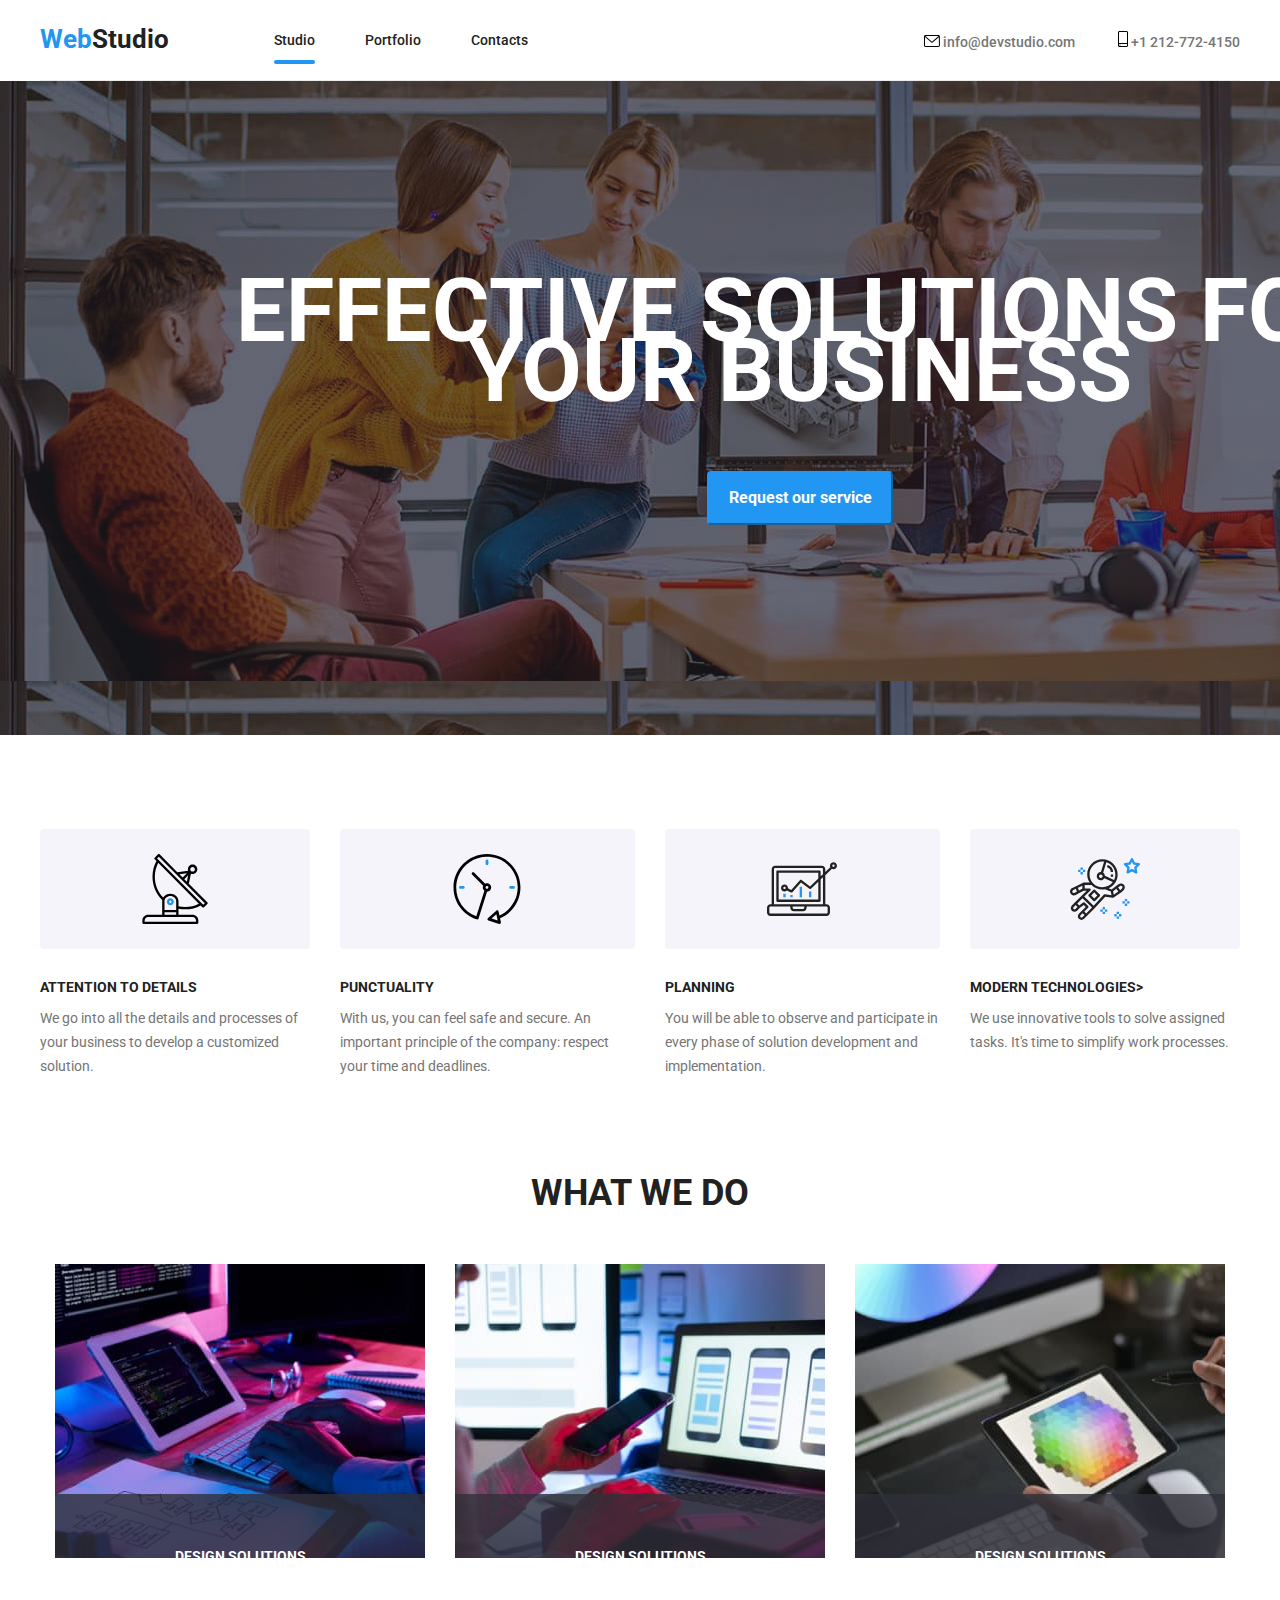
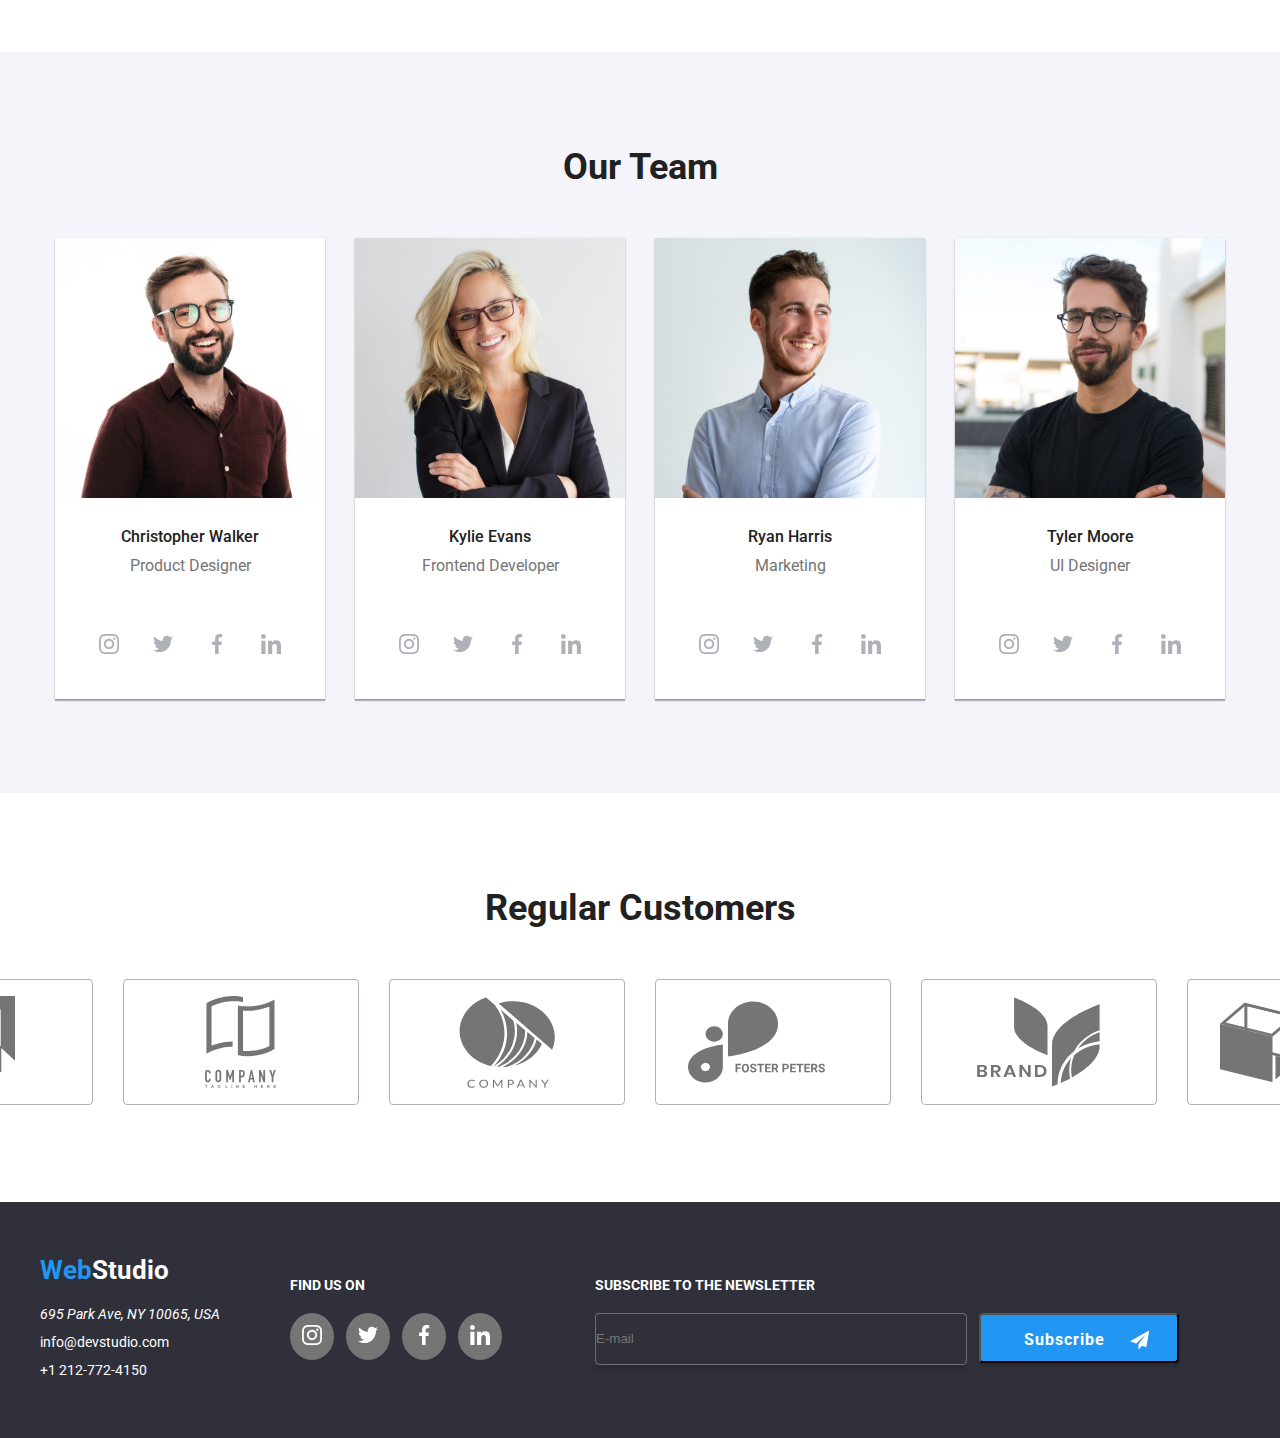
<file: index.html>
<!DOCTYPE html>
<html lang="en">
  <head>
    <meta charset="UTF-8" />
    <meta name="viewport" content="width=device-width, initial-scale=1.0" />
    <title>Studio</title>
    <link
      rel="stylesheet"
      href="https://cdnjs.cloudflare.com/ajax/libs/modern-normalize/2.0.0/modern-normalize.min.css"
      integrity="sha512-4xo8blKMVCiXpTaLzQSLSw3KFOVPWhm/TRtuPVc4WG6kUgjH6J03IBuG7JZPkcWMxJ5huwaBpOpnwYElP/m6wg=="
      crossorigin="anonymous"
      referrerpolicy="no-referrer"
    />
    <link rel="preconnect" href="https://fonts.googleapis.com" />
    <link rel="preconnect" href="https://fonts.gstatic.com" crossorigin />
    <link
      href="https://fonts.googleapis.com/css2?family=Raleway:ital,wght@0,700;1,700&family=Roboto:ital,wght@0,100;0,400;0,500;0,700;0,900;1,400;1,500;1,700;1,900&display=swap"
      rel="stylesheet"
    />
    <link rel="stylesheet" href="./css/style.css" />
  </head>
  <body>
    <!--header section-->
    <header class="header-section">
      <div class="container">
        <div>
          <a class="logo" href="#"
            ><p><span class="span">Web</span>Studio</p></a
          >
        </div>
        <nav class="header-section__nav">
          <ul class="header-section__nav-links">
            <li>
              <a href="index.html" class="active">Studio</a>
            </li>
            <li>
              <a href="portfolio.html">Portfolio</a>
            </li>
            <li><a href="#">Contacts</a></li>
          </ul>
        </nav>
        <div class="header-section__contacts">
          <a class="header-section__mail" href="mailto:info@devstudio.com">
            <svg class="header-section__icon-mail">
              <use href="./images/icons.svg/symbol-defs.svg#icon-envelope" />
            </svg>
            info@devstudio.com</a
          >
          <a class="header-section__tel" href="tel:++1212-772-4150">
            <svg class="header-section__icon-tel">
              <use href="./images/icons.svg/symbol-defs.svg#icon-smartphone" />
            </svg>
            +1 212-772-4150</a
          >
        </div>
      </div>
    </header>
    <!--portiunea principala a paginii web-->
    <main>
      <!--hero section-->
      <section class="hero-section">
        <div class="container">
          <h1 class="hero-section__title">
            EFFECTIVE SOLUTIONS FOR <br />YOUR BUSINESS
          </h1>
          <button data-modal-open class="hero-section__btn">
            Request our service
          </button>
        </div>
      </section>
      <!--about section-->
      <section class="about-section">
        <div class="container">
          <div class="about-section__description">
            <div class="about-section__icon-bg">
              <svg class="about-section__icon">
                <use href="./images/icons.svg/symbol-defs.svg#icon-antenna-1" />
              </svg>
            </div>
            <h5 class="about-section__title">ATTENTION TO DETAILS</h5>
            <p class="about-section__text">
              We go into all the details and processes of your business to
              develop a customized solution.
            </p>
          </div>
          <div class="about-section__description">
            <div class="about-section__icon-bg">
              <svg class="about-section__icon">
                <use href="./images/icons.svg/symbol-defs.svg#icon-clock-1" />
              </svg>
            </div>
            <h5 class="about-section__title">PUNCTUALITY</h5>
            <p class="about-section__text">
              With us, you can feel safe and secure. An important principle of
              the company: respect your time and deadlines.
            </p>
          </div>
          <div class="about-section__description">
            <div class="about-section__icon-bg">
              <svg class="about-section__icon">
                <use href="./images/icons.svg/symbol-defs.svg#icon-diagram-1" />
              </svg>
            </div>
            <h5 class="about-section__title">PLANNING</h5>
            <p class="about-section__text">
              You will be able to observe and participate in every phase of
              solution development and implementation.
            </p>
          </div>
          <div class="about-section__description">
            <div class="about-section__icon-bg">
              <svg class="about-section__icon">
                <use
                  href="./images/icons.svg/symbol-defs.svg#icon-astronaut-1"
                />
              </svg>
            </div>
            <h5 class="about-section__title">MODERN TECHNOLOGIES></h5>
            <p class="about-section__text">
              We use innovative tools to solve assigned tasks. It's time to
              simplify work processes.
            </p>
          </div>
        </div>
      </section>
      <!--what we do section-->
      <section class="we-do-section">
        <div class="container">
          <h2 class="we-do-section__title">What we do</h2>
          <!--div cu imagini-->
          <div class="we-do__cards">
            <div class="we-do__image">
              <div class="we-do__text">DESIGN SOLUTIONS</div>
              <img src="./images/poza-1.jpg" alt="poza-1" width="200" />
            </div>
            <div class="we-do__image">
              <div class="we-do__text">DESIGN SOLUTIONS</div>
              <img src="./images/poza-2.jpg" alt="poza-2" width="200" />
            </div>
            <div class="we-do__image">
              <div class="we-do__text">DESIGN SOLUTIONS</div>
              <img src="./images/poza-3.jpg" alt="poza-3" width="200" />
            </div>
          </div>
        </div>
      </section>
      <!--our team section-->
      <section class="our-team-section">
        <div class="container">
          <h2 class="our-team__title">Our Team</h2>
          <!--div cu carduri despre membrii echipei-->
          <div class="our-team__members">
            <!--card1-->
            <div class="our-team__card">
              <img
                class="our-team__img"
                src="./images/christopherwalker.jpg"
                alt="christopherwalker"
                width="200"
              />
              <p class="our-team__name">Christopher Walker</p>
              <p class="our-team__text">Product Designer</p>
              <ul class="our-team__social">
                <li>
                  <a href="">
                    <svg class="our-team__icons">
                      <use
                        href="./images/icons.svg/symbol-defs.svg#icon-instagram-2"
                      />
                    </svg>
                  </a>
                </li>
                <li>
                  <a href=""
                    ><svg class="our-team__icons">
                      <use
                        href="./images/icons.svg/symbol-defs.svg#icon-twitter-1"
                      />
                    </svg>
                  </a>
                </li>
                <li>
                  <a href="">
                    <svg class="our-team__icons">
                      <use
                        href="./images/icons.svg/symbol-defs.svg#icon-facebook-1"
                      />
                    </svg>
                  </a>
                </li>
                <li>
                  <a href="">
                    <svg class="our-team__icons">
                      <use
                        href="./images/icons.svg/symbol-defs.svg#icon-linkedin-1"
                      />
                    </svg>
                  </a>
                </li>
              </ul>
            </div>
            <!--card2-->
            <div class="our-team__card">
              <img
                class="our-team__img"
                src="./images/kyleevans.jpg"
                alt="kyleevans"
                width="200"
              />
              <p class="our-team__name">Kylie Evans</p>
              <p class="our-team__text">Frontend Developer</p>
              <ul class="our-team__social">
                <li>
                  <a href="">
                    <svg class="our-team__icons">
                      <use
                        href="./images/icons.svg/symbol-defs.svg#icon-instagram-2"
                      />
                    </svg>
                  </a>
                </li>
                <li>
                  <a href=""
                    ><svg class="our-team__icons">
                      <use
                        href="./images/icons.svg/symbol-defs.svg#icon-twitter-1"
                      />
                    </svg>
                  </a>
                </li>
                <li>
                  <a href="">
                    <svg class="our-team__icons">
                      <use
                        href="./images/icons.svg/symbol-defs.svg#icon-facebook-1"
                      />
                    </svg>
                  </a>
                </li>
                <li>
                  <a href="">
                    <svg class="our-team__icons">
                      <use
                        href="./images/icons.svg/symbol-defs.svg#icon-linkedin-1"
                      />
                    </svg>
                  </a>
                </li>
              </ul>
            </div>
            <!--card3-->
            <div class="our-team__card">
              <img
                class="our-team__img"
                src="./images/ryanheris.jpg"
                alt="ryanheris"
                width="200"
              />
              <p class="our-team__name">Ryan Harris</p>
              <p class="our-team__text">Marketing</p>
              <ul class="our-team__social">
                <li>
                  <a href="">
                    <svg class="our-team__icons">
                      <use
                        href="./images/icons.svg/symbol-defs.svg#icon-instagram-2"
                      />
                    </svg>
                  </a>
                </li>
                <li>
                  <a href=""
                    ><svg class="our-team__icons">
                      <use
                        href="./images/icons.svg/symbol-defs.svg#icon-twitter-1"
                      />
                    </svg>
                  </a>
                </li>
                <li>
                  <a href="">
                    <svg class="our-team__icons">
                      <use
                        href="./images/icons.svg/symbol-defs.svg#icon-facebook-1"
                      />
                    </svg>
                  </a>
                </li>
                <li>
                  <a href="">
                    <svg class="our-team__icons">
                      <use
                        href="./images/icons.svg/symbol-defs.svg#icon-linkedin-1"
                      />
                    </svg>
                  </a>
                </li>
              </ul>
            </div>
            <!--card4-->
            <div class="our-team__card">
              <img
                class="our-team__img"
                src="./images/tylermoore.jpg"
                alt="tylermoore"
                width="200"
              />
              <p class="our-team__name">Tyler Moore</p>
              <p class="our-team__text">UI Designer</p>
              <ul class="our-team__social">
                <li>
                  <a href="">
                    <svg class="our-team__icons">
                      <use
                        href="./images/icons.svg/symbol-defs.svg#icon-instagram-2"
                      />
                    </svg>
                  </a>
                </li>
                <li>
                  <a href=""
                    ><svg class="our-team__icons">
                      <use
                        href="./images/icons.svg/symbol-defs.svg#icon-twitter-1"
                      />
                    </svg>
                  </a>
                </li>
                <li>
                  <a href="">
                    <svg class="our-team__icons">
                      <use
                        href="./images/icons.svg/symbol-defs.svg#icon-facebook-1"
                      />
                    </svg>
                  </a>
                </li>
                <li>
                  <a href="">
                    <svg class="our-team__icons">
                      <use
                        href="./images/icons.svg/symbol-defs.svg#icon-linkedin-1"
                      />
                    </svg>
                  </a>
                </li>
              </ul>
            </div>
          </div>
        </div>
      </section>
    </main>
    <!--regular customer section-->
    <section class="regular">
      <h2 class="regular__title">Regular Customers</h2>
      <div class="regular__icons">
        <a href="">
          <svg class="regular__icon">
            <use href="./images/icons.svg/symbol-defs.svg#icon-group-2" />
          </svg>
        </a>
        <a href="">
          <svg class="regular__icon">
            <use href="./images/icons.svg/symbol-defs.svg#icon-group-1" />
          </svg>
        </a>
        <a href="">
          <svg class="regular__icon">
            <use href="./images/icons.svg/symbol-defs.svg#icon-group-5" />
          </svg>
        </a>
        <a href="">
          <svg class="regular__icon">
            <use href="./images/icons.svg/symbol-defs.svg#icon-group-4" />
          </svg>
        </a>
        <a href="">
          <svg class="regular__icon">
            <use href="./images/icons.svg/symbol-defs.svg#icon-group-6" />
          </svg>
        </a>
        <a href="">
          <svg class="regular__icon">
            <use href="./images/icons.svg/symbol-defs.svg#icon-group-7" />
          </svg>
        </a>
      </div>
    </section>
    <!--footer section-->
    <footer class="footer-section">
      <div class="container">
        <div class="footer-section__1">
          <a class="logo-footer" href="#">
            <p class="logo-footer"><span class="span-logo">Web</span>Studio</p>
          </a>
          <address class="footer-section__adress">
            695 Park Ave, NY 10065, USA
          </address>
          <ul class="footer-section__contacts">
            <li class="footer-section__contact">
              <a
                class="footer-section__contact"
                href="mailto:info@devstudio.com"
                >info@devstudio.com</a
              >
            </li>
            <li class="footer-section__contact">
              <a class="footer-section__contact" href="tel:++1212-772-4150"
                >+1 212-772-4150</a
              >
            </li>
          </ul>
        </div>
        <div class="footer-section__2">
          <h5 class="footer-section__subtitle">FIND US ON</h5>
          <ul class="footer-section__social">
            <li>
              <a href="">
                <svg class="footer-section__icons">
                  <use
                    href="./images/icons.svg/symbol-defs.svg#icon-instagram-2"
                  />
                </svg>
              </a>
            </li>
            <li>
              <a href=""
                ><svg class="footer-section__icons">
                  <use
                    href="./images/icons.svg/symbol-defs.svg#icon-twitter-1"
                  />
                </svg>
              </a>
            </li>
            <li>
              <a href="">
                <svg class="footer-section__icons">
                  <use
                    href="./images/icons.svg/symbol-defs.svg#icon-facebook-1"
                  />
                </svg>
              </a>
            </li>
            <li>
              <a href="">
                <svg class="footer-section__icons">
                  <use
                    href="./images/icons.svg/symbol-defs.svg#icon-linkedin-1"
                  />
                </svg>
              </a>
            </li>
          </ul>
        </div>

        <div class="footer-section__form">
          <h2 class="footer-section__subtitle">SUBSCRIBE TO THE NEWSLETTER</h2>
          <form class="footer-section__subscribe">
            <label class="footer-section__subscribe-email">
              <input
                type="email"
                placeholder="E-mail"
                class="footer-section__form-email"
            /></label>
            <button type="submit" class="footer-section__form-btn">
              <span> Subscribe</span>
              <svg>
                <use
                  href="./images/form-icons.svg/symbol-defs.svg#icon-icon-send"
                />
              </svg>
            </button>
          </form>
        </div>
      </div>
    </footer>

    <div data-modal class="is-hidden">
      <div data-modal-content>
        <button data-modal-close type="button" class="modal-close__btn">
          x
        </button>
        <h2 class="modal-title">
          Leave your information and we'll call you back
        </h2>
        <form name="modal-form" class="modal-form">
          <label class="modal-form__position"
            >Name
            <input type="text" name="username" class="modal-form__input" />
            <svg>
              <use
                href="./images/form-icons.svg/./symbol-defs.svg#icon-person-black-18dp-1"
              />
            </svg>
          </label>
          <label class="modal-form__position">
            Telephone
            <input type="number" name="userphone" class="modal-form__input" />
            <svg>
              <use
                href="./images/form-icons.svg/./symbol-defs.svg#icon-phone-black-18dp-1"
              />
            </svg>
          </label>
          <label class="modal-form__position"
            >E-mail
            <input type="email" name="usermeail" class="modal-form__input" />
            <svg>
              <use
                href="./images/form-icons.svg/./symbol-defs.svg#icon-email-black-18dp-1"
              />
            </svg>
          </label>
          <label class="modal-form__position"
            >Comments
            <textarea
              name="mesaj"
              placeholder="Enter the text "
              class="modal-form__comments"
              rows="5"
            ></textarea>
          </label>
          <label class="modal-form__position modal-form__checked">
            <input
              type="checkbox"
              name="agree"
              value="agree"
              class="modal-form__input"
            />
            <span class="replace-checkbox modal-checkbox__position">
              <svg>
                <use
                  href="./images/form-icons.svg/symbol-defs.svg#icon-Vector "
                />
              </svg> </span
            >I agree with the letter and accept the
            <a href="#" class="condition"> Terms and Conditions</a></label
          >
          <button type="submit" class="modal-form__btn">Send</button>
        </form>
      </div>
    </div>
    <script src="./modal.js"></script>
  </body>
</html>
</file>
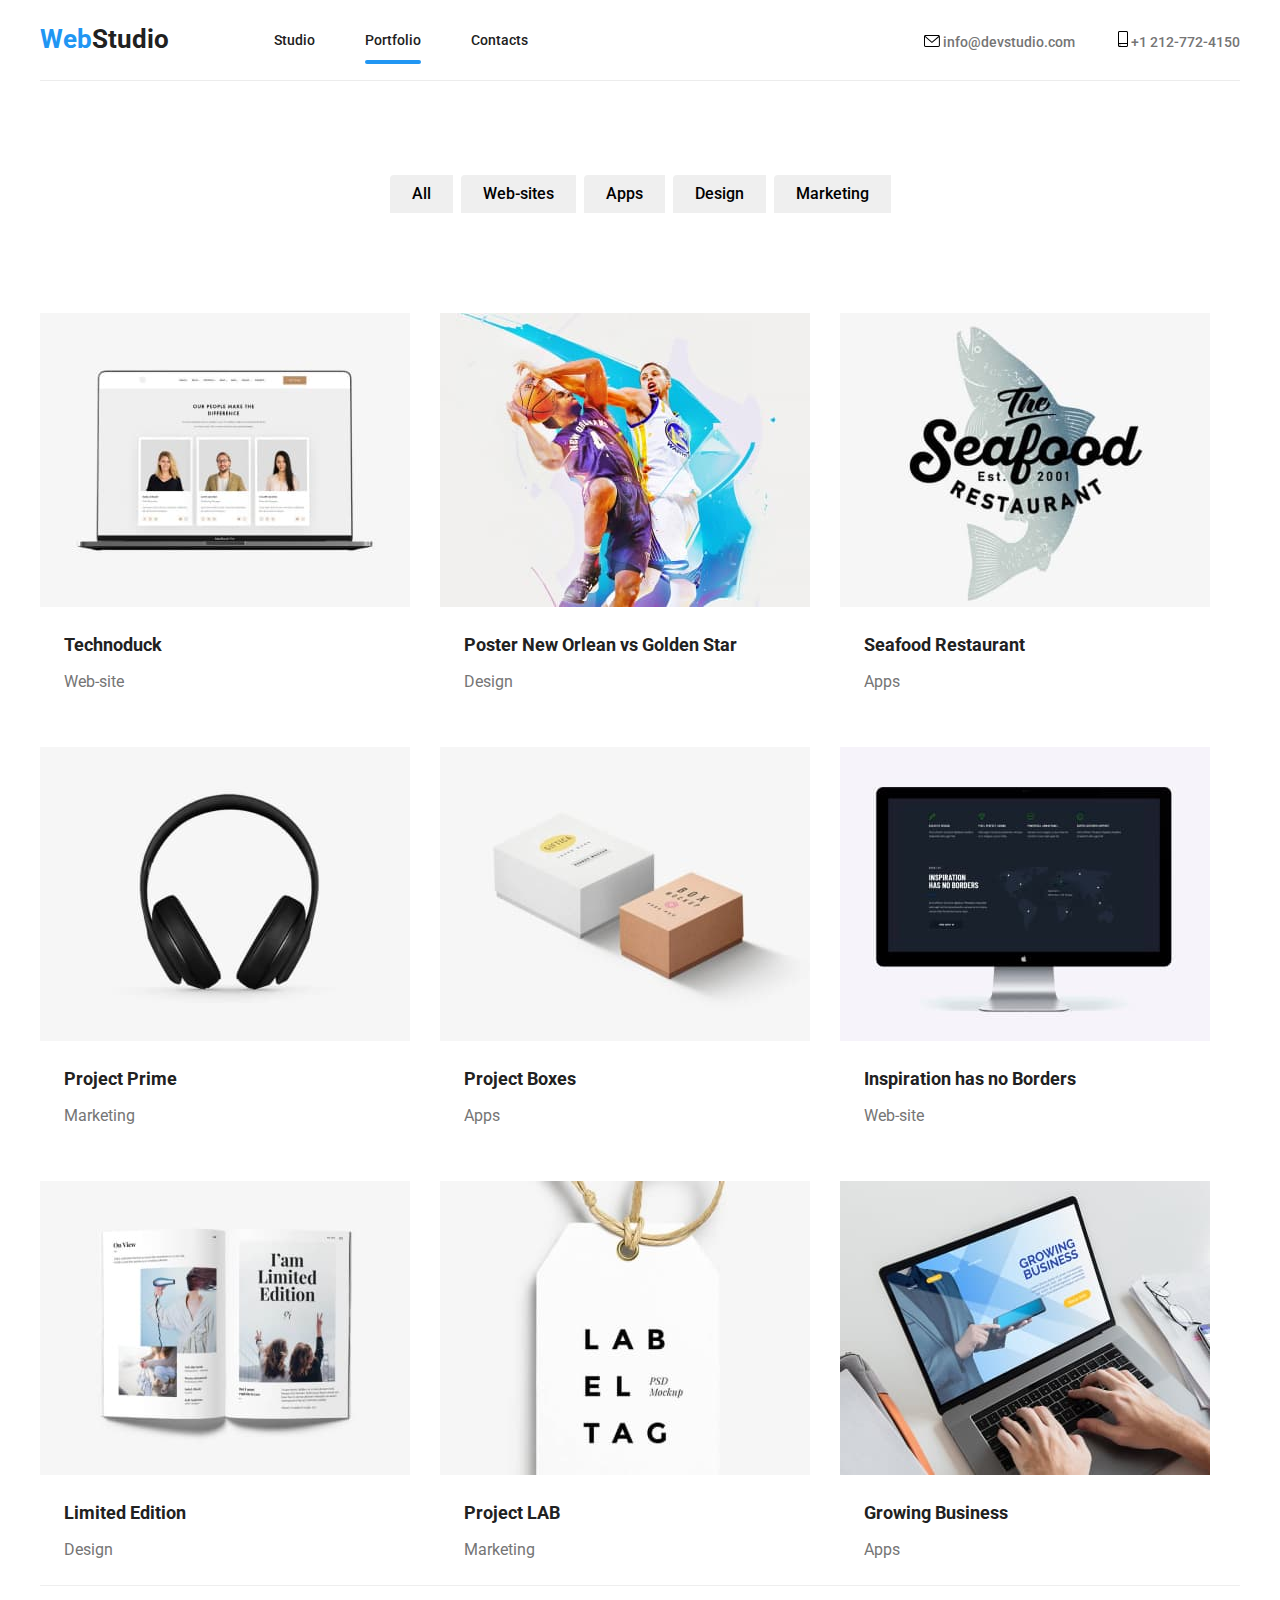
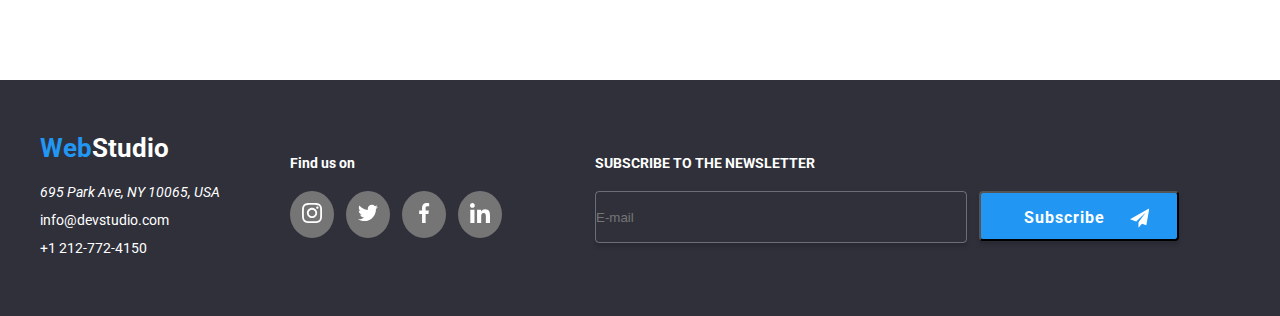
<file: portfolio.html>
<!DOCTYPE html>
<html lang="en">
  <head>
    <meta charset="UTF-8" />
    <meta name="viewport" content="width=device-width, initial-scale=1.0" />
    <title>Portfolio</title>
    <link
      rel="stylesheet"
      href="https://cdnjs.cloudflare.com/ajax/libs/modern-normalize/2.0.0/modern-normalize.min.css"
      integrity="sha512-4xo8blKMVCiXpTaLzQSLSw3KFOVPWhm/TRtuPVc4WG6kUgjH6J03IBuG7JZPkcWMxJ5huwaBpOpnwYElP/m6wg=="
      crossorigin="anonymous"
      referrerpolicy="no-referrer"
    />
    <link rel="preconnect" href="https://fonts.googleapis.com" />
    <link rel="preconnect" href="https://fonts.gstatic.com" crossorigin />
    <link
      href="https://fonts.googleapis.com/css2?family=Raleway:ital,wght@0,700;1,700&family=Roboto:ital,wght@0,100;0,400;0,500;0,700;0,900;1,400;1,500;1,700;1,900&display=swap"
      rel="stylesheet"
    />
    <link rel="stylesheet" href="./css/style.css" />
  </head>
  <body>
    <!--header section-->
    <header class="header-section">
      <div class="container">
        <div>
          <a class="logo" href="#"
            ><p><span class="span">Web</span>Studio</p></a
          >
        </div>
        <nav class="header-section__nav">
          <ul class="header-section__nav-links">
            <li>
              <a href="index.html">Studio</a>
            </li>
            <li>
              <a href="portfolio.html" class="active">Portfolio</a>
            </li>
            <li><a href="#">Contacts</a></li>
          </ul>
        </nav>
        <div class="header-section__contacts">
          <a class="header-section__mail" href="mailto:info@devstudio.com">
            <svg class="header-section__icon-mail">
              <use href="./images/icons.svg/symbol-defs.svg#icon-envelope" />
            </svg>
            info@devstudio.com</a
          >
          <a class="header-section__tel" href="tel:++1212-772-4150">
            <svg class="header-section__icon-tel">
              <use href="./images/icons.svg/symbol-defs.svg#icon-smartphone" />
            </svg>
            +1 212-772-4150</a
          >
        </div>
      </div>
    </header>
    <main>
      <!--cards section-->
      <section class="cards-section">
        <div class="container">
          <div class="cards-btn__list">
            <ul class="cards-btn__list">
              <li>
                <button class="cards-btn__item" type="button">All</button>
              </li>
              <li>
                <button class="cards-btn__item" type="button">Web-sites</button>
              </li>
              <li>
                <button class="cards-btn__item" type="button">Apps</button>
              </li>
              <li>
                <button class="cards-btn__item" type="button">Design</button>
              </li>
              <li>
                <button class="cards-btn__item" type="button">Marketing</button>
              </li>
            </ul>
          </div>
          <div class="cards__images">
            <!--div 1st card-->
            <div class="cards__card">
              <div class="cards__overlay">
                <div class="overlay">
                  Technoduck is a state-of-the-art coronavirus distribution
                  platform. Companies use this platform for digital espionage
                  and attacks on competitors' secure servers.
                </div>
                <img
                  src="./images/photo-1.jpg"
                  alt="photo descktop images"
                  width="370"
                />
              </div>

              <h4 class="cards__title">Technoduck</h4>
              <p class="cards__subtitle">Web-site</p>
            </div>
            <!--div 2nd card-->
            <div class="cards__card">
              <div class="cards__overlay">
                <div class="overlay">
                  Technoduck is a state-of-the-art coronavirus distribution
                  platform. Companies use this platform for digital espionage
                  and attacks on competitors' secure servers.
                </div>
                <img
                  src="./images/photo-2.jpg"
                  alt="basketball players photo "
                  width="370"
                />
              </div>
              <h4 class="cards__title">Poster New Orlean vs Golden Star</h4>
              <p class="cards__subtitle">Design</p>
            </div>
            <!--div 3rd card-->
            <div class="cards__card">
              <div class="cards__overlay">
                <div class="overlay">
                  Technoduck is a state-of-the-art coronavirus distribution
                  platform. Companies use this platform for digital espionage
                  and attacks on competitors' secure servers.
                </div>
                <img
                  src="./images/photo-3.jpg"
                  alt=" food logo photo"
                  width="370"
                />
              </div>
              <h4 class="cards__title">Seafood Restaurant</h4>
              <p class="cards__subtitle">Apps</p>
            </div>
            <!--div 4th card-->
            <div class="cards__card">
              <div class="cards__overlay">
                <div class="overlay">
                  Technoduck is a state-of-the-art coronavirus distribution
                  platform. Companies use this platform for digital espionage
                  and attacks on competitors' secure servers.
                </div>

                <img
                  src="./images/photo-4.jpg"
                  alt="headset photo"
                  width="370"
                />
              </div>
              <h4 class="cards__title">Project Prime</h4>
              <p class="cards__subtitle">Marketing</p>
            </div>
            <!-- div 5th card-->
            <div class="cards__card">
              <div class="cards__overlay">
                <div class="overlay">
                  Technoduck is a state-of-the-art coronavirus distribution
                  platform. Companies use this platform for digital espionage
                  and attacks on competitors' secure servers.
                </div>
                <img src="./images/photo-5.jpg" alt="2boxes" width="370" />
              </div>
              <h4 class="cards__title">Project Boxes</h4>
              <p class="cards__subtitle">Apps</p>
            </div>
            <!--div 6th card-->
            <div class="cards__card">
              <div class="cards__overlay">
                <div class="overlay">
                  Technoduck is a state-of-the-art coronavirus distribution
                  platform. Companies use this platform for digital espionage
                  and attacks on competitors' secure servers.
                </div>
                <img src="./images/photo-6.jpg" alt="monitor" width="370" />
              </div>
              <h4 class="cards__title">Inspiration has no Borders</h4>
              <p class="cards__subtitle">Web-site</p>
            </div>
            <!--div 7th card-->
            <div class="cards__card">
              <div class="cards__overlay">
                <div class="overlay">
                  Technoduck is a state-of-the-art coronavirus distribution
                  platform. Companies use this platform for digital espionage
                  and attacks on competitors' secure servers.
                </div>
                <img src="./images/photo-7.jpg" alt="book pages" width="370" />
              </div>
              <h4 class="cards__title">Limited Edition</h4>
              <p class="cards__subtitle">Design</p>
            </div>
            <!--div 8th card-->
            <div class="cards__card">
              <div class="cards__overlay">
                <div class="overlay">
                  Technoduck is a state-of-the-art coronavirus distribution
                  platform. Companies use this platform for digital espionage
                  and attacks on competitors' secure servers.
                </div>

                <img
                  src="./images/photo-8.jpg"
                  alt="description lab el tag"
                  width="370"
                />
              </div>
              <h4 class="cards__title">Project LAB</h4>
              <p class="cards__subtitle">Marketing</p>
            </div>
            <!--div 9th card-->
            <div class="cards__card">
              <div class="cards__overlay">
                <div class="overlay">
                  Technoduck is a state-of-the-art coronavirus distribution
                  platform. Companies use this platform for digital espionage
                  and attacks on competitors' secure servers.
                </div>
                <img
                  src="./images/photo-9.jpg"
                  alt="work on the laptop"
                  width="370"
                />
              </div>
              <h4 class="cards__title">Growing Business</h4>
              <p class="cards__subtitle">Apps</p>
            </div>
          </div>
        </div>
      </section>
    </main>
    <!--footer section-->
    <footer class="footer-section">
      <div class="container">
        <div class="footer-section__1">
          <a class="logo-footer" href="#"
            ><p class="logo-footer">
              <span class="span-logo">Web</span>Studio
            </p></a
          >

          <address class="footer-section__adress">
            695 Park Ave, NY 10065, USA
          </address>
          <ul class="footer-section__contacts">
            <li class="footer-section__contact">
              <a
                class="footer-section__contact"
                href="mailto:info@devstudio.com"
                >info@devstudio.com</a
              >
            </li>
            <li class="footer-section__contact">
              <a class="footer-section__contact" href="tel:++1212-772-4150"
                >+1 212-772-4150</a
              >
            </li>
          </ul>
        </div>
        <div class="footer-section__2">
          <h5 class="footer-section__subtitle">Find us on</h5>
          <ul class="footer-section__social">
            <li>
              <a href="">
                <svg class="footer-section__icons">
                  <use
                    href="./images/icons.svg/symbol-defs.svg#icon-instagram-2"
                  />
                </svg>
              </a>
            </li>
            <li>
              <a href=""
                ><svg class="footer-section__icons">
                  <use
                    href="./images/icons.svg/symbol-defs.svg#icon-twitter-1"
                  />
                </svg>
              </a>
            </li>
            <li>
              <a href="">
                <svg class="footer-section__icons">
                  <use
                    href="./images/icons.svg/symbol-defs.svg#icon-facebook-1"
                  />
                </svg>
              </a>
            </li>
            <li>
              <a href="">
                <svg class="footer-section__icons">
                  <use
                    href="./images/icons.svg/symbol-defs.svg#icon-linkedin-1"
                  />
                </svg>
              </a>
            </li>
          </ul>
        </div>
        <div class="footer-section__form">
          <h2 class="footer-section__subtitle">SUBSCRIBE TO THE NEWSLETTER</h2>
          <form class="footer-section__subscribe">
            <label class="footer-section__subscribe-email">
              <input
                type="email"
                placeholder="E-mail"
                class="footer-section__form-email"
            /></label>
            <button type="submit" class="footer-section__form-btn">
              <span>Subscribe</span>
              <svg>
                <use
                  href="./images/form-icons.svg/symbol-defs.svg#icon-icon-send"
                />
              </svg>
            </button>
          </form>
        </div>
      </div>
    </footer>
  </body>
</html>
</file>
<file: css/style.css>
:root {
  --blue: #2196f3;
  --black: #212121;
  --white: #ffffff;
  --grey: #757575;
  --primary-background: #2f303a;
  --primary-font: 'Roboto', sans-serif;
  --secondary-font: 'Raleway', sans-serif;
  --cursor: pointer;
  --font-style: normal;
  --font-weight: 400;
}
* {
  margin: 0;
  padding: 0;
}

html {
  box-sizing: border-box;
}

img {
  display: block;
  max-width: 100%;
  height: auto;
}

ul {
  list-style: none;
}

a {
  text-decoration: none;
  color: inherit;
}

/* stilizare pentru body*/
body {
  font-family: var(--primary-font);
  font-size: 14px;
  color: var(--black);
}

/*stilizare pentru header section*/
.header-section {
  font-weight: 500;
  font-size: 14px;
  line-height: 16.41px;
  color: var(--primary-background);
  width: 100%;
}
.header-section .container {
  display: flex;
  justify-content: space-between;
  align-items: center;
  border-bottom: 1px solid #ececec;
}
.logo {
  font-weight: 700;
  font-size: 26px;
  line-height: 30.52px;
  color: var(--black);
  text-decoration: none;
  display: flex;
  margin-top: 24px;
  margin-bottom: 25px;
  margin-right: 93px;
}
.header-section span {
  color: var(--blue);
}

.header-section__nav ul {
  display: flex;
  gap: 50px;
  margin-top: 32px;
  margin-bottom: 32px;
  text-decoration: none;
}

.header-section__nav a {
  font-size: 14px;
  font-weight: 500;
  color: var(--black);
  line-height: 16.41px;
  text-decoration: none;
  position: relative;
}

.header-section__nav .active::after,
.header-section__nav .active::after {
  content: '';
  width: 100%;
  height: 4px;
  background-color: var(--blue);
  border-radius: 2px;
  position: absolute;
  top: 28px;
  left: 0;
  transition-duration: 250ms;
  transition-timing-function: cubic-bezier(0.4, 0, 0.2, 1);
}

.header-section__nav-links a:hover,
.header-section__nav-links a:focus {
  color: var(--blue);
  transition-duration: 250ms;
  transition-timing-function: cubic-bezier(0.4, 0, 0.2, 1);
}
.header-section__mail {
  color: var(--grey);
  padding-left: 385px;
  padding-right: 40px;
}

.header-section__icon-mail {
  width: 16px;
  height: 12px;
}
.header-section__icon-tel {
  width: 10px;
  height: 16px;
}
.header-section__contacts a:hover,
.header-section__contacts a:focus {
  fill: var(--blue);
  color: var(--blue);
  transition-duration: 250ms;
  transition-timing-function: cubic-bezier(0.4, 0, 0.2, 1);
}
.header-section__tel {
  color: var(--grey);
}

/*stilizare pentru hero section*/
.hero-section .container {
  font-weight: 900;
  font-size: 44px;
  line-height: 60px;
  color: var(--white);
  background-color: var(--primary-background);
  flex-direction: column;
  align-items: center;
  display: flex;
  text-align: center;
  width: 1600px;
  background-image: linear-gradient(
      0deg,
      rgba(47, 48, 58, 0.4),
      rgba(47, 48, 58, 0.4)
    ),
    url(../images/bg-hero.jpg);
}
.hero-section__title {
  padding-top: 200px;
  padding-bottom: 30px;
}
.hero-section__btn {
  font-size: 16px;
  font-weight: 700;
  font-family: var(--primary-font);
  line-height: 30px;
  color: var(--white);
  background-color: var(--blue);
  padding: 10px 19px 10px 20px;
  border-radius: 4px;
  border-color: var(--blue);
  margin-top: 40px;
  margin-bottom: 210px;
  cursor: pointer;
}
/*stilizare pentru about section*/
.about-section .container {
  padding-top: 94px;
  padding-bottom: 94px;
  display: flex;
  gap: 30px;
}
.about-section__icon-bg {
  background-color: #f5f4fa;
  display: flex;
  justify-content: center;
  padding: 25px 100px;
  border-radius: 4px;
}
.about-section__icon {
  width: 70px;
  height: 70px;
  background-color: #f5f4fa;
}

.about-section__title {
  font-weight: 700;
  font-size: 14px;
  line-height: 16.41px;
  color: var(--black);
  padding-bottom: 10px;
  padding-top: 30px;
}
.about-section__text {
  font-size: 14px;
  font-weight: 400;
  line-height: 24px;
  color: var(--grey);
}

/*stilizare pentru what we do section*/
.we-do-section .container {
  padding-bottom: 94px;
  display: flex;
  flex-direction: column;
  align-items: center;
}

.we-do-section__title {
  font-weight: 700;
  font-size: 36px;
  line-height: 42.19px;
  text-transform: uppercase;
  padding-bottom: 50px;
}
.we-do__cards {
  display: flex;
  gap: 30px;
}
.we-do__image img {
  width: 370px;
  height: 294px;
}

.we-do__image {
  position: relative;
  overflow: hidden;
}
.we-do__text {
  position: absolute;
  top: 230px;
  left: 0;
  width: 370px;
  height: 70px;
  font-family: var(--primary-font);
  color: var(--white);
  font-weight: 700;
  line-height: 16px;
  font-size: 14px;
  display: flex;
  justify-content: center;
  text-align: center;
  align-items: center;
  background-color: rgba(47, 48, 58, 0.8);
  padding-top: 27px;
  padding-bottom: 27px;
}
/*stilizare pentru our team section*/
.our-team-section .container {
  display: flex;
  padding-bottom: 94px;
  flex-direction: column;
  background-color: #f5f4fa;
  width: 100%;
}
.our-team__title {
  font-size: 36px;
  font-weight: 700;
  line-height: 42px;
  text-align: center;
  padding-top: 94px;
  padding-bottom: 50px;
}
.our-team__members {
  display: flex;
  gap: 30px;
  justify-content: center;
}
.our-team__card {
  background-color: var(--white);
  box-shadow: 0px 2px 1px 0px #00000033, 0px 1px 1px 0px #00000024,
    0px 1px 3px 0px #0000001f;
}
.our-team__img {
  width: 270px;
  height: 260px;
}
.our-team__name {
  font-weight: 500;
  font-size: 16px;
  line-height: 18.75px;
  text-align: center;
  color: var(--black);
  padding-top: 30px;
  padding-bottom: 10px;
}
.our-team__text {
  font-size: 16px;
  line-height: 18.75px;
  text-align: center;
  color: var(--grey);
  padding-bottom: 30px;
}
.our-team__social {
  display: flex;
  justify-content: center;
  gap: 10px;
  margin-top: 16px;
  margin-bottom: 30px;
}

.our-team__social li {
  background-color: var(--white);
  padding: 12px;
  border-radius: 100%;
}
.our-team__icons {
  width: 20px;
  height: 20px;
  fill: #afb1b8;
}

.our-team__social :hover,
.our-team__social :focus {
  fill: var(--white);
  background-color: var(--blue);
  transition-duration: 250ms;
  transition-timing-function: cubic-bezier(0.4, 0, 0.2, 1);
}

/*stilizare pentru cards section*/
.cards-section .container {
  padding-top: 94px;
  padding-bottom: 94px;
  display: flex;
  flex-direction: column;
}
.cards-btn__list {
  list-style: none;
  cursor: pointer;
  display: flex;
  justify-content: center;
  text-align: center;
  padding-bottom: 50px;
  gap: 8px;
}
.cards-btn__item {
  font-family: inherit;
  font-size: 16px;
  line-height: 26px;
  font-weight: 500;
  border: none;
  border-radius: 4px 0px 0px 0px;
  padding: 6px 22px 6px 22px;
  cursor: pointer;
}

.cards-btn__item:hover,
.cards-btn__item:focus {
  background-color: var(--blue);
  color: var(--white);
  box-shadow: 0px 2px 2px 0px #0000001f, 0px 1px 2px 0px #00000014,
    0px 3px 1px 0px #0000001a;
  transition-duration: 250ms;
  transition-timing-function: cubic-bezier(0.4, 0, 0.2, 1);
}

.cards__images {
  display: flex;
  flex-wrap: wrap;
  gap: 30px;
  border-bottom: 1px solid #eeeeee;
}
.cards__overlay:hover {
  background-color: var(--white);
  box-shadow: 1px 4px 6px 0px #00000029, 0px 4px 4px 0px #0000000f,
    0px 1px 1px 0px #0000001f;
  transition-duration: 250ms;
  transition-timing-function: cubic-bezier(0.4, 0, 0.2, 1);
  background-color: var(--blue);
}

.cards__title {
  font-weight: 700;
  font-size: 18px;
  line-height: 36px;
  color: var(--black);
  padding-top: 20px;
  padding-bottom: 4px;
  padding-left: 24px;
}

.cards__subtitle {
  font-size: 16px;
  line-height: 30px;
  color: var(--grey);
  padding-bottom: 20px;
  padding-left: 24px;
}
.overlay {
  position: absolute;
  top: 0;
  left: 0;
  width: 100%;
  height: 100%;
  background-color: var(--blue);
  transition-duration: 250ms;
  transform: translateY(100%);
  display: flex;
  justify-content: center;
  align-items: center;
  transition-timing-function: cubic-bezier(0.4, 0, 0.2, 1);
  color: var(--white);
  font-family: var(--primary-font);
  font-size: 18px;
  font-weight: 400;
  line-height: 28px;
  padding: 63px 24px 91px 24px;
}
.cards__overlay {
  position: relative;
  overflow: hidden;
}
.cards__overlay:hover .overlay {
  transform: translateY(0);
}
/*stilizare pentru regular-section*/
.regular__title {
  font-family: var(--primary-font);
  font-size: 36px;
  font-weight: 700;
  line-height: 42px;
  color: var(--black);
  display: flex;
  padding-top: 94px;
  padding-bottom: 50px;
  justify-content: center;
}
.regular__icons {
  display: flex;
  justify-content: center;
  gap: 30px;
  margin-bottom: 94px;
}
.regular__icon {
  border-radius: 4px;
  border: 1px solid #afb1b8;
  background-color: var(--white);
  padding-top: 16px;
  padding-right: 32px;
  padding-bottom: 16px;
  padding-left: 32px;
  fill: var(--grey);
  width: 170px;
  height: 92px;
}
.regular__icons :hover,
.regular__icons :focus {
  fill: var(--blue);
  border-color: var(--blue);
  transition-duration: 250ms;
  transition-timing-function: cubic-bezier(0.4, 0, 0.2, 1);
}
/*stilizare pentru footer section*/
.footer-section {
  font-size: 14px;
  line-height: 16px;
  background-color: var(--primary-background);
  color: var(--white);
}

.footer-section .container {
  list-style: none;
  display: flex;
  padding-bottom: 60px;
}
.logo-footer {
  text-decoration: none;
  font-size: 26px;
  font-weight: 700;
  color: var(--white);
  padding-top: 60px;
  padding-bottom: 28px;
}
.span-logo {
  color: var(--blue);
}
.footer-section__contact {
  font-size: 14px;
  font-family: inherit;
  line-height: 16px;
  color: var(--white);
  text-decoration: none;
  padding-top: 12px;
}

.footer-section__contact:hover,
.footer-section__contact:focus {
  color: var(--blue);
  text-decoration: underline;
  transition-duration: 250ms;
  transition-timing-function: cubic-bezier(0.4, 0, 0.2, 1);
}
.footer-section__subtitle {
  display: flex;
  padding-top: 75px;
  padding-bottom: 20px;
  font-family: var(--primary-font);
  font-size: 14px;
  font-weight: 700;
  line-height: 16px;
}
.footer-section__social {
  display: flex;
  gap: 12px;
}

.footer-section__social li {
  padding: 12px;
  background-color: var(--grey);
  border-radius: 100%;
}
.footer-section__2 {
  display: flex;
  flex-direction: column;
  padding-left: 70px;
}
.footer-section__icons {
  width: 20px;
  height: 20px;
  fill: var(--white);
}

.footer-section__social li:hover,
.footer-section__social li:focus {
  background-color: var(--blue);
  transition-duration: 250ms;
  transition-timing-function: cubic-bezier(0.4, 0, 0.2, 1);
}
.footer-section__form {
  display: flex;
  flex-direction: column;
  padding-left: 93px;
}

.footer-section__form-email {
  border-radius: 4px;
  border: 1px solid #ffffff4d;
  box-shadow: 0px 4px 4px 0px #00000026;
  background-color: transparent;
  width: 358px;
  height: 50px;
  /margin-bottom: 93px;
  padding-right: 12px;
}
.footer-section__form-btn {
  font-family: var(--primary-font);
  font-size: 16px;
  font-weight: 700;
  line-height: 30px;
  letter-spacing: 0.06em;
  color: var(--white);
  background-color: var(--blue);
  width: 200px;
  height: 50px;
  border-radius: 4px;
  box-shadow: 0px 4px 4px 0px #00000026;
  display: flex;
}
.footer-section__form-btn span {
  margin-left: 43px;
  padding-top: 10px;
}
.footer-section__subscribe {
  display: flex;
  flex-direction: row;
  gap: 12px;
}
.footer-section__form-btn svg {
  border: none;
  width: 24px;
  height: 24px;
  fill: var(--white);
  margin-top: 13px;
  margin-bottom: 13px;
  margin-right: 28px;
  margin-left: 25px;
  display: flex;
}

.container {
  width: 1200px;
  display: flex;
  margin-right: auto;
  margin-left: auto;
}

/*stilizare pentru modal*/
.is-hidden {
  opacity: 0;
  visibility: hidden;
  pointer-events: none;
}

[data-modal] {
  height: 100%;
  width: 100%;
  position: fixed;
  top: 0;
  left: 0;
  background-color: rgba(0, 0, 0, 0.2);
}

.is-hidden [data-modal-content] {
  transform: translate(-50%, -50%) scale(1.5);
}

[data-modal-content] {
  width: 528px;
  height: 581px;
  background-color: var(--white);
  position: absolute;
  top: 50%;
  left: 50%;
  transform: translate(-50%, -50%) scale(1);
  transition-duration: 250ms;
  transition-timing-function: cubic-bezier(0.4, 0, 0.2, 1);
  border-radius: 4px;
  box-shadow: 0px 2px 1px 0px rgba(0, 0, 0, 0.2),
    0px 1px 1px 0px rgba(0, 0, 0, 0.14), 0px 1px 3px 0px rgba(0, 0, 0, 0.12);
}

[data-modal-close] {
  position: absolute;
  color: #000000;
  top: 8px;
  right: 8px;
  background-color: #ffffff;
  display: flex;
  align-items: center;
  justify-content: center;
  width: 30px;
  height: 30px;
  padding: 9px 9px 10px 10px;
  border-radius: 100%;
  border: 1px solid #0000001a;
  cursor: pointer;
}
.modal-close__btn:hover {
  color: var(--blue);
  transition-duration: 250ms;
  transition-timing-function: cubic-bezier(0.4, 0, 0.2, 1);
}
/*stilizare modal interior*/
.modal-title {
  font-family: var(--primary-font);
  font-size: 20px;
  font-weight: 700;
  line-height: 23px;
  letter-spacing: 0.03em;
  color: var(--black);
  text-align: center;
  padding-top: 40px;
}

.modal-form {
  padding: 12px 40px;
  display: flex;
  flex-direction: column;
  gap: 12px;
}

.modal-form__position {
  display: flex;
  flex-direction: column;
  font-size: 12px;
  font-weight: 400;
  line-height: 14px;
  letter-spacing: 0.01em;
  color: var(--grey);
  position: relative;
}

.modal-form__position svg {
  width: 18px;
  height: 18px;
  position: absolute;
  top: 28px;
  left: 15px;
}
.modal-form__input {
  outline: none;
  margin-top: 4px;
  border-radius: 4px;
  height: 40px;
  border: 1px solid #21212133;
  padding-left: 12px;
  cursor: pointer;
}

.modal-form__position input {
  padding-left: 35px;
}
.modal-form__position input:focus + svg,
.modal-form__position input:hover + svg {
  fill: #2196f3;
  transition-duration: 250ms;
  transition-timing-function: cubic-bezier(0.4, 0, 0.2, 1);
}

.modal-checkbox__position {
  position: relative;
  width: 16px;
  height: 15px;
  border: 1px solid black;
  border-radius: 2px;
}
.modal-form__input[type='checkbox'] {
  display: none;
}
.modal-form__input[type='checkbox']:checked + .replace-checkbox {
  background-color: var(--blue);
  border-color: var(--blue);
}
.modal-checkbox__position svg {
  position: absolute;
  height: 11px;
  width: 8px;
  top: 1px;
  left: 3px;
  display: none;
}
.modal-form__input[type='checkbox']:checked + .modal-checkbox__position svg {
  display: block;
}

.modal-form__comments {
  outline: none;
  margin-top: 4px;
  border-radius: 4px;
  height: 35px;
  cursor: pointer;
  border: 1px solid #21212133;
  padding-left: 12px;
  padding-top: 5px;
  height: 120px;
}
.modal-form__position :hover,
.modal-form__comments:hover,
.modal-form__position :active,
.modal-form__comments:active {
  border-color: var(--blue);
  transition-duration: 250ms;
  transition-timing-function: cubic-bezier(0.4, 0, 0.2, 1);
}
.modal-form__checked {
  display: flex;
  flex-direction: row;
  align-items: center;
  font-size: 14px;
  font-weight: 400;
  line-height: 24px;
  letter-spacing: 0.03em;
  text-align: left;
  gap: 10px;
  justify-content: center;
}

.condition {
  color: var(--blue);
  text-decoration: underline;
}

.modal-form__btn {
  width: 200px;
  height: 50px;
  background-color: var(--blue);
  box-shadow: 0px 4px 4px 0px #00000026;
  outline: none;
  border: none;
  cursor: pointer;
  color: var(--white);
  font-family: var(--primary-font);
  font-size: 16px;
  font-weight: 700;
  line-height: 30px;
  letter-spacing: 0.06em;
  text-align: center;
  border-radius: 4px;
  margin: 0 auto;
}
</file>
